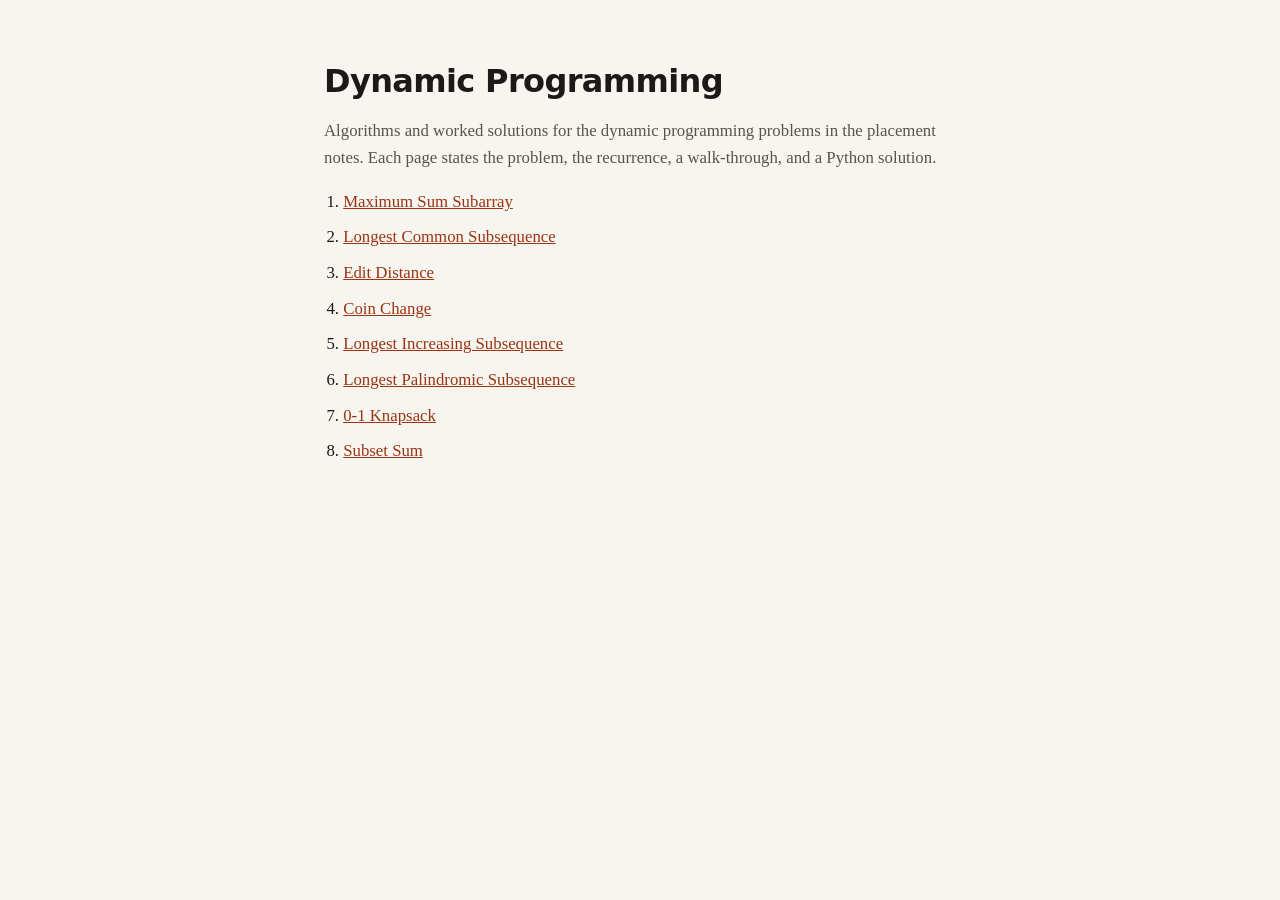
<file: index.html>
<!DOCTYPE html>
<html lang="en">
<head>
  <meta charset="utf-8">
  <meta name="viewport" content="width=device-width, initial-scale=1">
  <title>Dynamic Programming — Placement Preparation</title>
  <link rel="stylesheet" href="styles.css">
</head>
<body>
  <main>
    <h1>Dynamic Programming</h1>
    <p class="lede">Algorithms and worked solutions for the dynamic programming problems in the placement notes. Each page states the problem, the recurrence, a walk-through, and a Python solution.</p>
    <ol class="problems">
      <li><a href="dp/maximum-sum-subarray.html">Maximum Sum Subarray</a></li>
      <li><a href="dp/longest-common-subsequence.html">Longest Common Subsequence</a></li>
      <li><a href="dp/edit-distance.html">Edit Distance</a></li>
      <li><a href="dp/coin-change.html">Coin Change</a></li>
      <li><a href="dp/longest-increasing-subsequence.html">Longest Increasing Subsequence</a></li>
      <li><a href="dp/longest-palindromic-subsequence.html">Longest Palindromic Subsequence</a></li>
      <li><a href="dp/knapsack.html">0-1 Knapsack</a></li>
      <li><a href="dp/subset-sum.html">Subset Sum</a></li>
    </ol>
  </main>
</body>
</html>
</file>
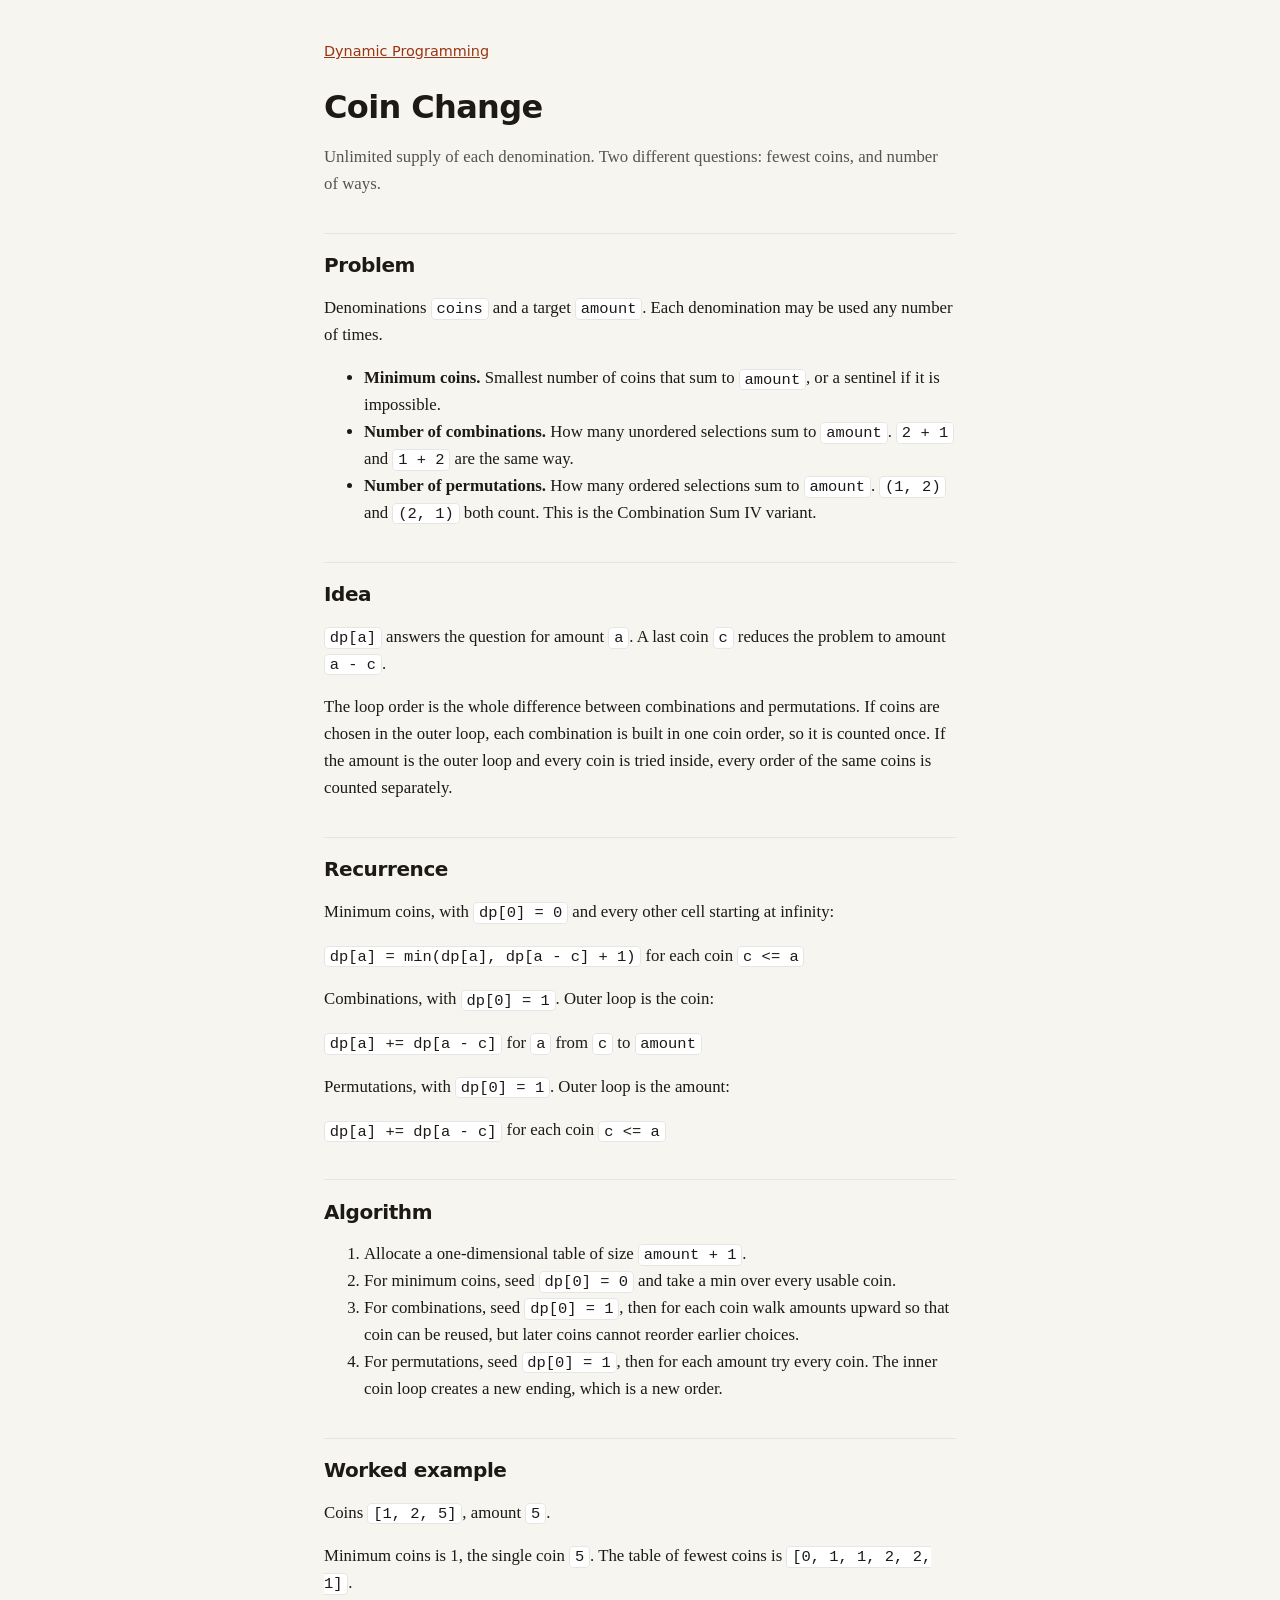
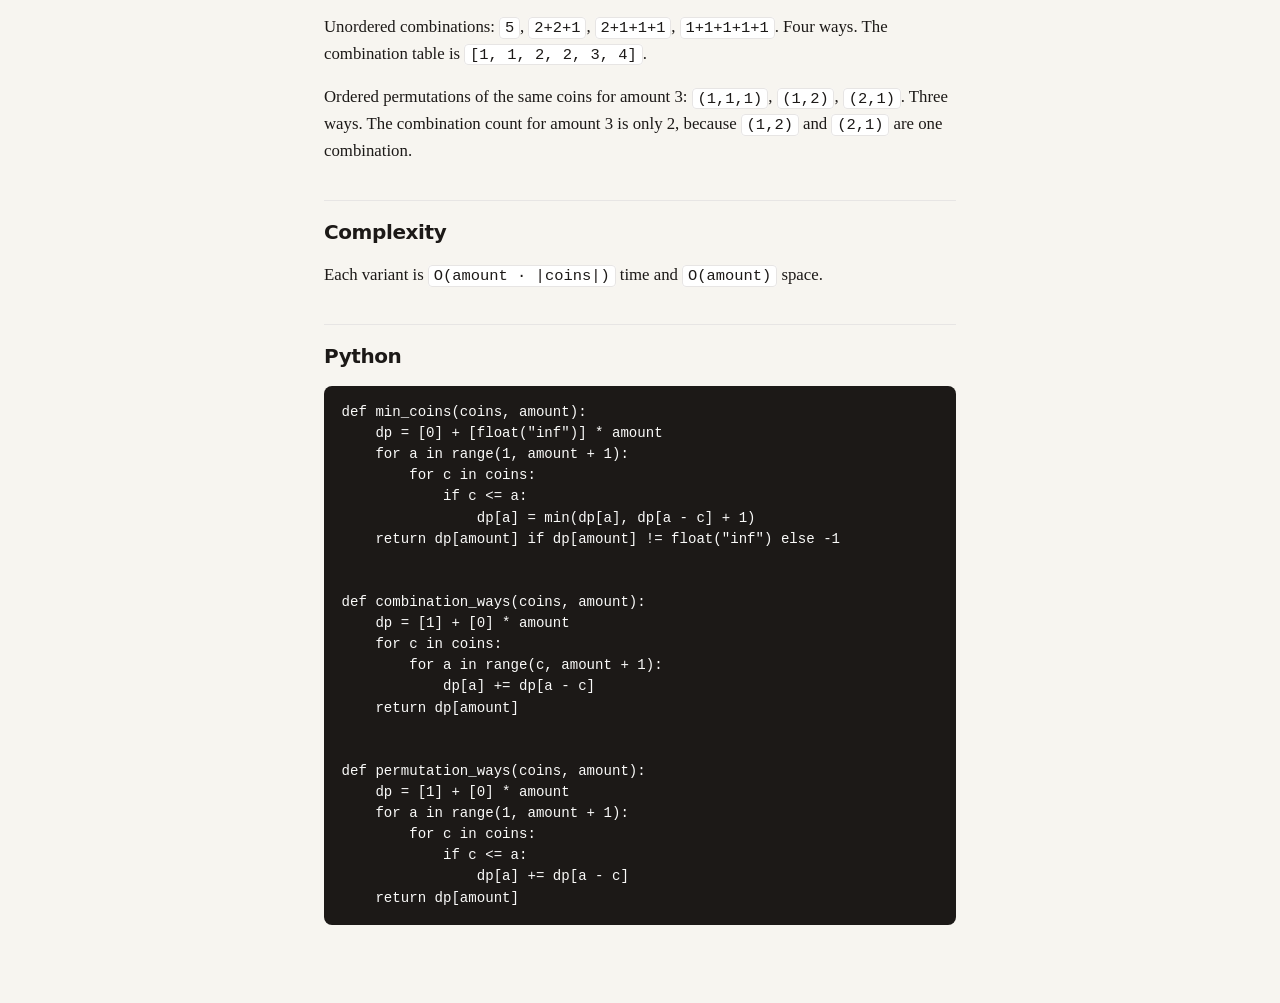
<file: dp/coin-change.html>
<!DOCTYPE html>
<html lang="en">
<head>
  <meta charset="utf-8">
  <meta name="viewport" content="width=device-width, initial-scale=1">
  <title>Coin Change</title>
  <link rel="stylesheet" href="../styles.css">
</head>
<body>
  <main>
    <nav class="crumbs"><a href="../index.html">Dynamic Programming</a></nav>
    <h1>Coin Change</h1>
    <p class="lede">Unlimited supply of each denomination. Two different questions: fewest coins, and number of ways.</p>

    <h2>Problem</h2>
    <p>Denominations <code>coins</code> and a target <code>amount</code>. Each denomination may be used any number of times.</p>
    <ul>
      <li><strong>Minimum coins.</strong> Smallest number of coins that sum to <code>amount</code>, or a sentinel if it is impossible.</li>
      <li><strong>Number of combinations.</strong> How many unordered selections sum to <code>amount</code>. <code>2 + 1</code> and <code>1 + 2</code> are the same way.</li>
      <li><strong>Number of permutations.</strong> How many ordered selections sum to <code>amount</code>. <code>(1, 2)</code> and <code>(2, 1)</code> both count. This is the Combination Sum IV variant.</li>
    </ul>

    <h2>Idea</h2>
    <p><code>dp[a]</code> answers the question for amount <code>a</code>. A last coin <code>c</code> reduces the problem to amount <code>a - c</code>.</p>
    <p>The loop order is the whole difference between combinations and permutations. If coins are chosen in the outer loop, each combination is built in one coin order, so it is counted once. If the amount is the outer loop and every coin is tried inside, every order of the same coins is counted separately.</p>

    <h2>Recurrence</h2>
    <p>Minimum coins, with <code>dp[0] = 0</code> and every other cell starting at infinity:</p>
    <p><code>dp[a] = min(dp[a], dp[a - c] + 1)</code> for each coin <code>c &lt;= a</code></p>
    <p>Combinations, with <code>dp[0] = 1</code>. Outer loop is the coin:</p>
    <p><code>dp[a] += dp[a - c]</code> for <code>a</code> from <code>c</code> to <code>amount</code></p>
    <p>Permutations, with <code>dp[0] = 1</code>. Outer loop is the amount:</p>
    <p><code>dp[a] += dp[a - c]</code> for each coin <code>c &lt;= a</code></p>

    <h2>Algorithm</h2>
    <ol>
      <li>Allocate a one-dimensional table of size <code>amount + 1</code>.</li>
      <li>For minimum coins, seed <code>dp[0] = 0</code> and take a min over every usable coin.</li>
      <li>For combinations, seed <code>dp[0] = 1</code>, then for each coin walk amounts upward so that coin can be reused, but later coins cannot reorder earlier choices.</li>
      <li>For permutations, seed <code>dp[0] = 1</code>, then for each amount try every coin. The inner coin loop creates a new ending, which is a new order.</li>
    </ol>

    <h2>Worked example</h2>
    <p>Coins <code>[1, 2, 5]</code>, amount <code>5</code>.</p>
    <p>Minimum coins is 1, the single coin <code>5</code>. The table of fewest coins is <code>[0, 1, 1, 2, 2, 1]</code>.</p>
    <p>Unordered combinations: <code>5</code>, <code>2+2+1</code>, <code>2+1+1+1</code>, <code>1+1+1+1+1</code>. Four ways. The combination table is <code>[1, 1, 2, 2, 3, 4]</code>.</p>
    <p>Ordered permutations of the same coins for amount 3: <code>(1,1,1)</code>, <code>(1,2)</code>, <code>(2,1)</code>. Three ways. The combination count for amount 3 is only 2, because <code>(1,2)</code> and <code>(2,1)</code> are one combination.</p>

    <h2>Complexity</h2>
    <p>Each variant is <code>O(amount · |coins|)</code> time and <code>O(amount)</code> space.</p>

    <h2>Python</h2>
    <pre><code>def min_coins(coins, amount):
    dp = [0] + [float("inf")] * amount
    for a in range(1, amount + 1):
        for c in coins:
            if c &lt;= a:
                dp[a] = min(dp[a], dp[a - c] + 1)
    return dp[amount] if dp[amount] != float("inf") else -1


def combination_ways(coins, amount):
    dp = [1] + [0] * amount
    for c in coins:
        for a in range(c, amount + 1):
            dp[a] += dp[a - c]
    return dp[amount]


def permutation_ways(coins, amount):
    dp = [1] + [0] * amount
    for a in range(1, amount + 1):
        for c in coins:
            if c &lt;= a:
                dp[a] += dp[a - c]
    return dp[amount]</code></pre>
  </main>
</body>
</html>
</file>
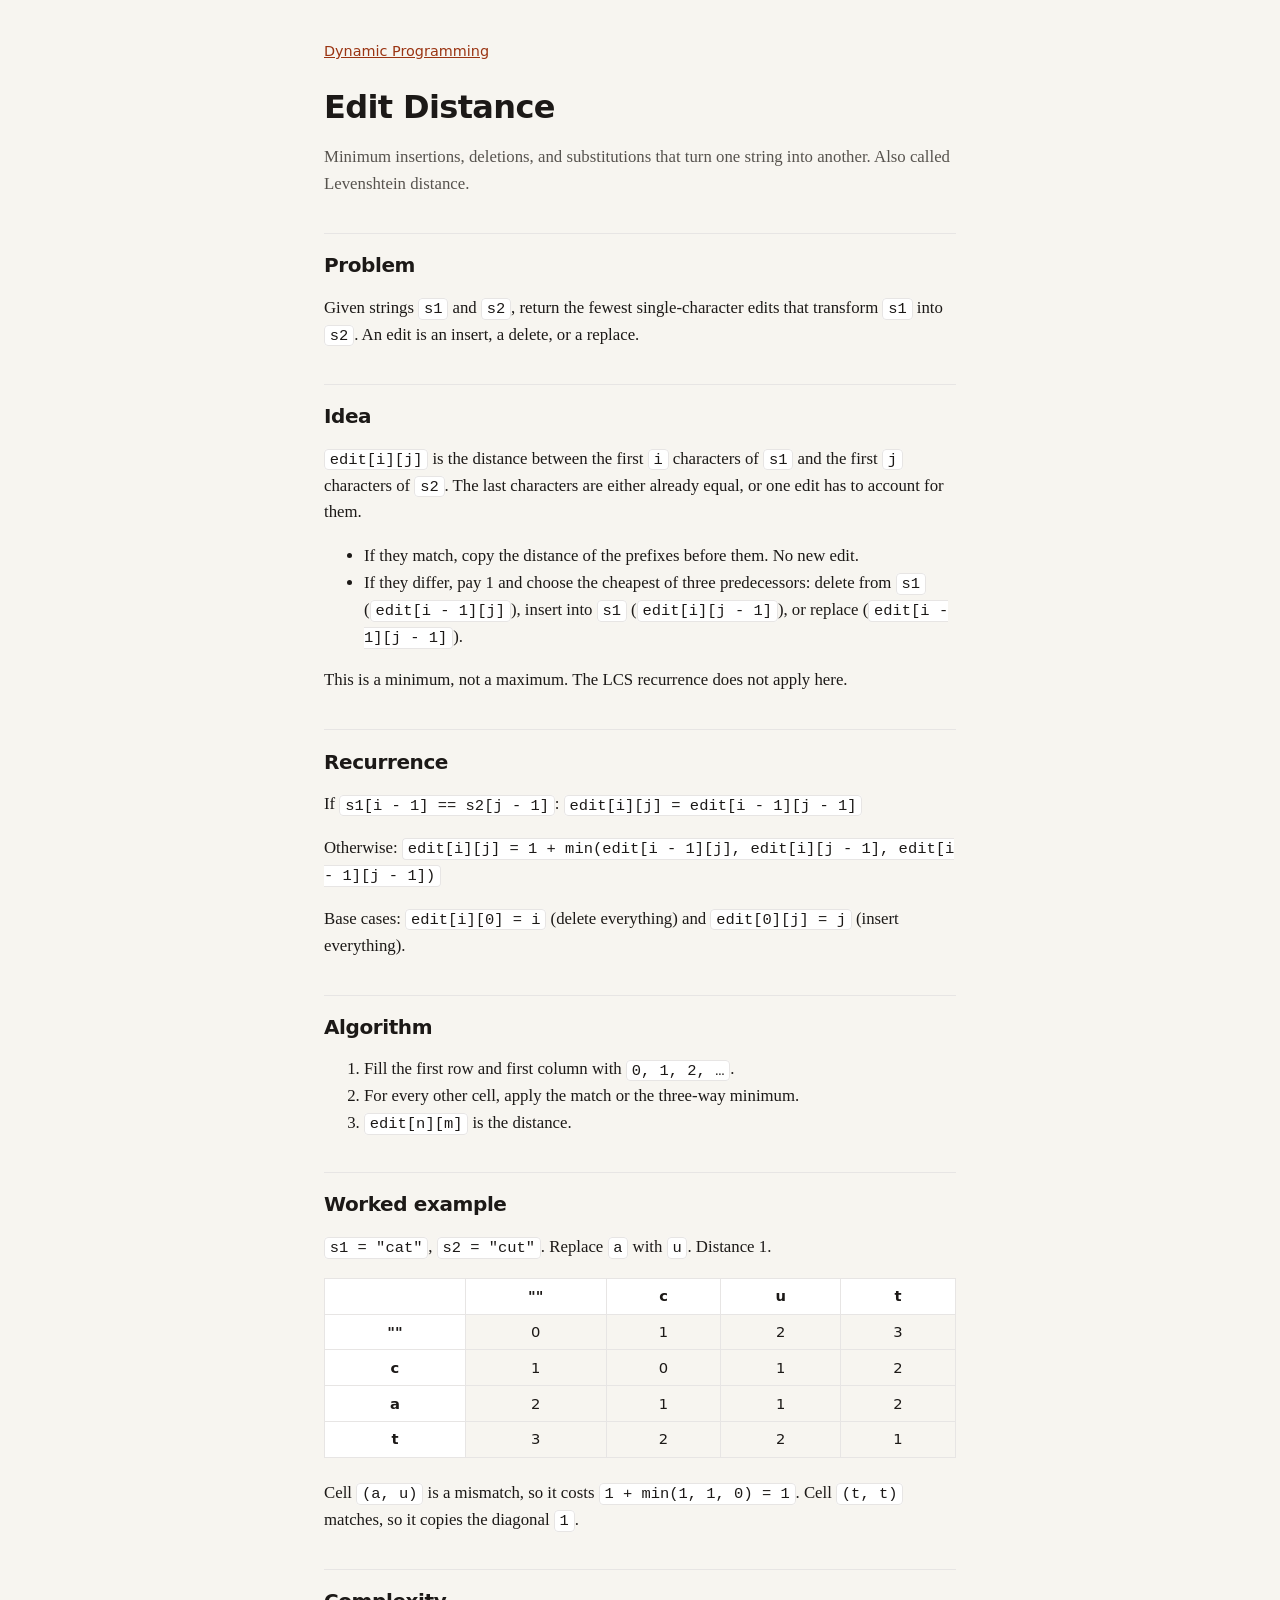
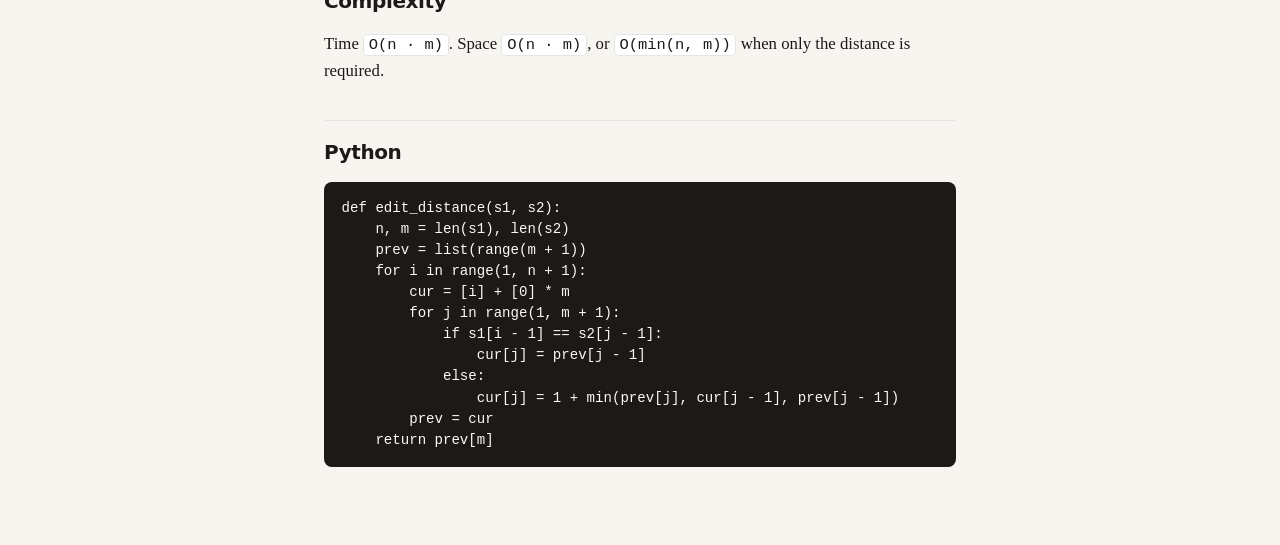
<file: dp/edit-distance.html>
<!DOCTYPE html>
<html lang="en">
<head>
  <meta charset="utf-8">
  <meta name="viewport" content="width=device-width, initial-scale=1">
  <title>Edit Distance</title>
  <link rel="stylesheet" href="../styles.css">
</head>
<body>
  <main>
    <nav class="crumbs"><a href="../index.html">Dynamic Programming</a></nav>
    <h1>Edit Distance</h1>
    <p class="lede">Minimum insertions, deletions, and substitutions that turn one string into another. Also called Levenshtein distance.</p>

    <h2>Problem</h2>
    <p>Given strings <code>s1</code> and <code>s2</code>, return the fewest single-character edits that transform <code>s1</code> into <code>s2</code>. An edit is an insert, a delete, or a replace.</p>

    <h2>Idea</h2>
    <p><code>edit[i][j]</code> is the distance between the first <code>i</code> characters of <code>s1</code> and the first <code>j</code> characters of <code>s2</code>. The last characters are either already equal, or one edit has to account for them.</p>
    <ul>
      <li>If they match, copy the distance of the prefixes before them. No new edit.</li>
      <li>If they differ, pay 1 and choose the cheapest of three predecessors: delete from <code>s1</code> (<code>edit[i - 1][j]</code>), insert into <code>s1</code> (<code>edit[i][j - 1]</code>), or replace (<code>edit[i - 1][j - 1]</code>).</li>
    </ul>
    <p>This is a minimum, not a maximum. The LCS recurrence does not apply here.</p>

    <h2>Recurrence</h2>
    <p>If <code>s1[i - 1] == s2[j - 1]</code>: <code>edit[i][j] = edit[i - 1][j - 1]</code></p>
    <p>Otherwise: <code>edit[i][j] = 1 + min(edit[i - 1][j], edit[i][j - 1], edit[i - 1][j - 1])</code></p>
    <p>Base cases: <code>edit[i][0] = i</code> (delete everything) and <code>edit[0][j] = j</code> (insert everything).</p>

    <h2>Algorithm</h2>
    <ol>
      <li>Fill the first row and first column with <code>0, 1, 2, …</code>.</li>
      <li>For every other cell, apply the match or the three-way minimum.</li>
      <li><code>edit[n][m]</code> is the distance.</li>
    </ol>

    <h2>Worked example</h2>
    <p><code>s1 = "cat"</code>, <code>s2 = "cut"</code>. Replace <code>a</code> with <code>u</code>. Distance 1.</p>
    <table>
      <thead>
        <tr><th></th><th>""</th><th>c</th><th>u</th><th>t</th></tr>
      </thead>
      <tbody>
        <tr><th>""</th><td>0</td><td>1</td><td>2</td><td>3</td></tr>
        <tr><th>c</th><td>1</td><td>0</td><td>1</td><td>2</td></tr>
        <tr><th>a</th><td>2</td><td>1</td><td>1</td><td>2</td></tr>
        <tr><th>t</th><td>3</td><td>2</td><td>2</td><td>1</td></tr>
      </tbody>
    </table>
    <p>Cell <code>(a, u)</code> is a mismatch, so it costs <code>1 + min(1, 1, 0) = 1</code>. Cell <code>(t, t)</code> matches, so it copies the diagonal <code>1</code>.</p>

    <h2>Complexity</h2>
    <p>Time <code>O(n · m)</code>. Space <code>O(n · m)</code>, or <code>O(min(n, m))</code> when only the distance is required.</p>

    <h2>Python</h2>
    <pre><code>def edit_distance(s1, s2):
    n, m = len(s1), len(s2)
    prev = list(range(m + 1))
    for i in range(1, n + 1):
        cur = [i] + [0] * m
        for j in range(1, m + 1):
            if s1[i - 1] == s2[j - 1]:
                cur[j] = prev[j - 1]
            else:
                cur[j] = 1 + min(prev[j], cur[j - 1], prev[j - 1])
        prev = cur
    return prev[m]</code></pre>
  </main>
</body>
</html>
</file>
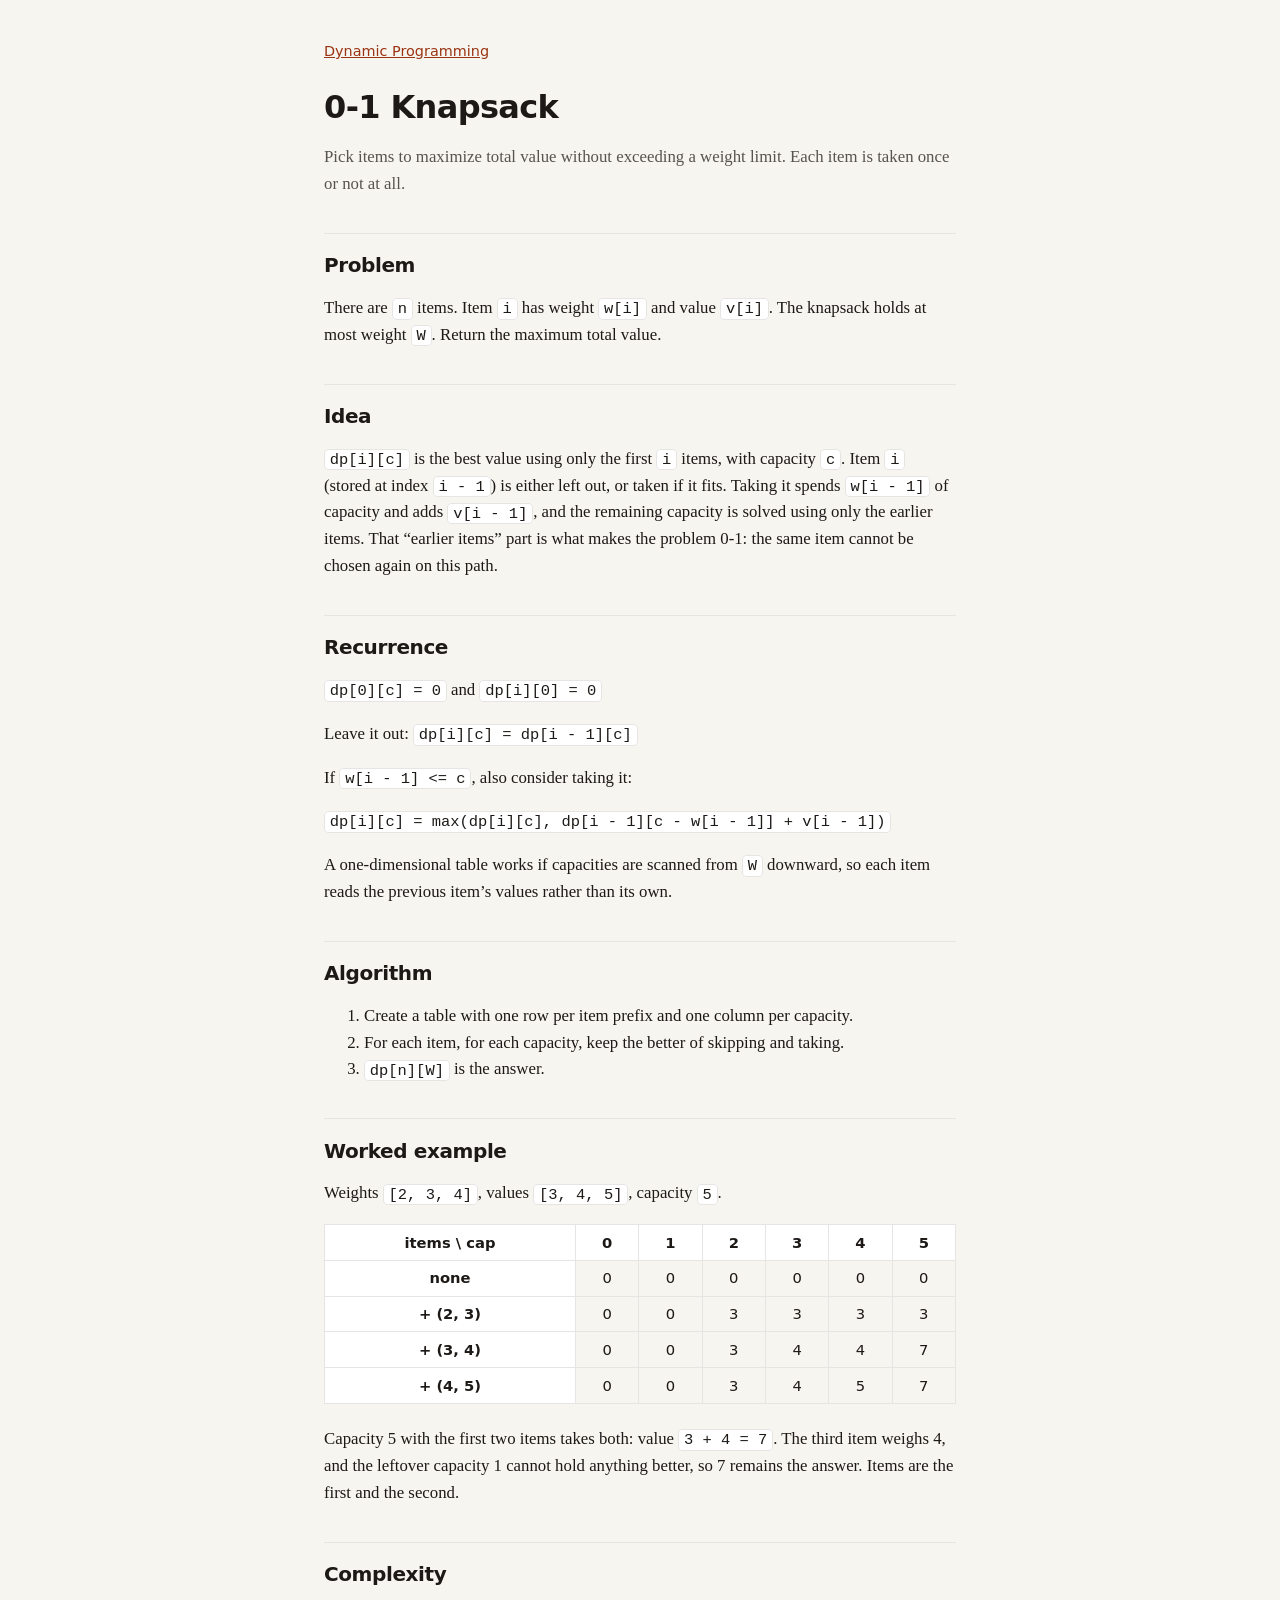
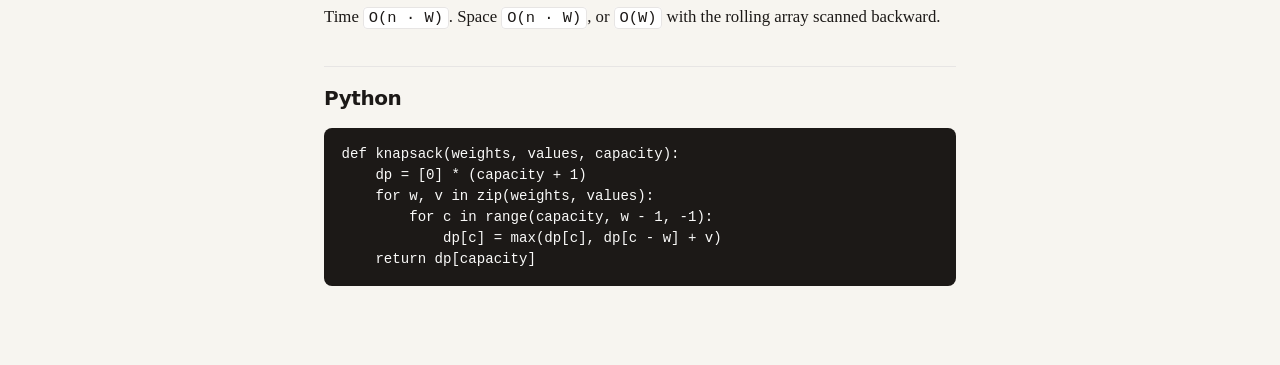
<file: dp/knapsack.html>
<!DOCTYPE html>
<html lang="en">
<head>
  <meta charset="utf-8">
  <meta name="viewport" content="width=device-width, initial-scale=1">
  <title>0-1 Knapsack</title>
  <link rel="stylesheet" href="../styles.css">
</head>
<body>
  <main>
    <nav class="crumbs"><a href="../index.html">Dynamic Programming</a></nav>
    <h1>0-1 Knapsack</h1>
    <p class="lede">Pick items to maximize total value without exceeding a weight limit. Each item is taken once or not at all.</p>

    <h2>Problem</h2>
    <p>There are <code>n</code> items. Item <code>i</code> has weight <code>w[i]</code> and value <code>v[i]</code>. The knapsack holds at most weight <code>W</code>. Return the maximum total value.</p>

    <h2>Idea</h2>
    <p><code>dp[i][c]</code> is the best value using only the first <code>i</code> items, with capacity <code>c</code>. Item <code>i</code> (stored at index <code>i - 1</code>) is either left out, or taken if it fits. Taking it spends <code>w[i - 1]</code> of capacity and adds <code>v[i - 1]</code>, and the remaining capacity is solved using only the earlier items. That “earlier items” part is what makes the problem 0-1: the same item cannot be chosen again on this path.</p>

    <h2>Recurrence</h2>
    <p><code>dp[0][c] = 0</code> and <code>dp[i][0] = 0</code></p>
    <p>Leave it out: <code>dp[i][c] = dp[i - 1][c]</code></p>
    <p>If <code>w[i - 1] &lt;= c</code>, also consider taking it:</p>
    <p><code>dp[i][c] = max(dp[i][c], dp[i - 1][c - w[i - 1]] + v[i - 1])</code></p>
    <p>A one-dimensional table works if capacities are scanned from <code>W</code> downward, so each item reads the previous item’s values rather than its own.</p>

    <h2>Algorithm</h2>
    <ol>
      <li>Create a table with one row per item prefix and one column per capacity.</li>
      <li>For each item, for each capacity, keep the better of skipping and taking.</li>
      <li><code>dp[n][W]</code> is the answer.</li>
    </ol>

    <h2>Worked example</h2>
    <p>Weights <code>[2, 3, 4]</code>, values <code>[3, 4, 5]</code>, capacity <code>5</code>.</p>
    <table>
      <thead>
        <tr><th>items \ cap</th><th>0</th><th>1</th><th>2</th><th>3</th><th>4</th><th>5</th></tr>
      </thead>
      <tbody>
        <tr><th>none</th><td>0</td><td>0</td><td>0</td><td>0</td><td>0</td><td>0</td></tr>
        <tr><th>+ (2, 3)</th><td>0</td><td>0</td><td>3</td><td>3</td><td>3</td><td>3</td></tr>
        <tr><th>+ (3, 4)</th><td>0</td><td>0</td><td>3</td><td>4</td><td>4</td><td>7</td></tr>
        <tr><th>+ (4, 5)</th><td>0</td><td>0</td><td>3</td><td>4</td><td>5</td><td>7</td></tr>
      </tbody>
    </table>
    <p>Capacity 5 with the first two items takes both: value <code>3 + 4 = 7</code>. The third item weighs 4, and the leftover capacity 1 cannot hold anything better, so 7 remains the answer. Items are the first and the second.</p>

    <h2>Complexity</h2>
    <p>Time <code>O(n · W)</code>. Space <code>O(n · W)</code>, or <code>O(W)</code> with the rolling array scanned backward.</p>

    <h2>Python</h2>
    <pre><code>def knapsack(weights, values, capacity):
    dp = [0] * (capacity + 1)
    for w, v in zip(weights, values):
        for c in range(capacity, w - 1, -1):
            dp[c] = max(dp[c], dp[c - w] + v)
    return dp[capacity]</code></pre>
  </main>
</body>
</html>
</file>
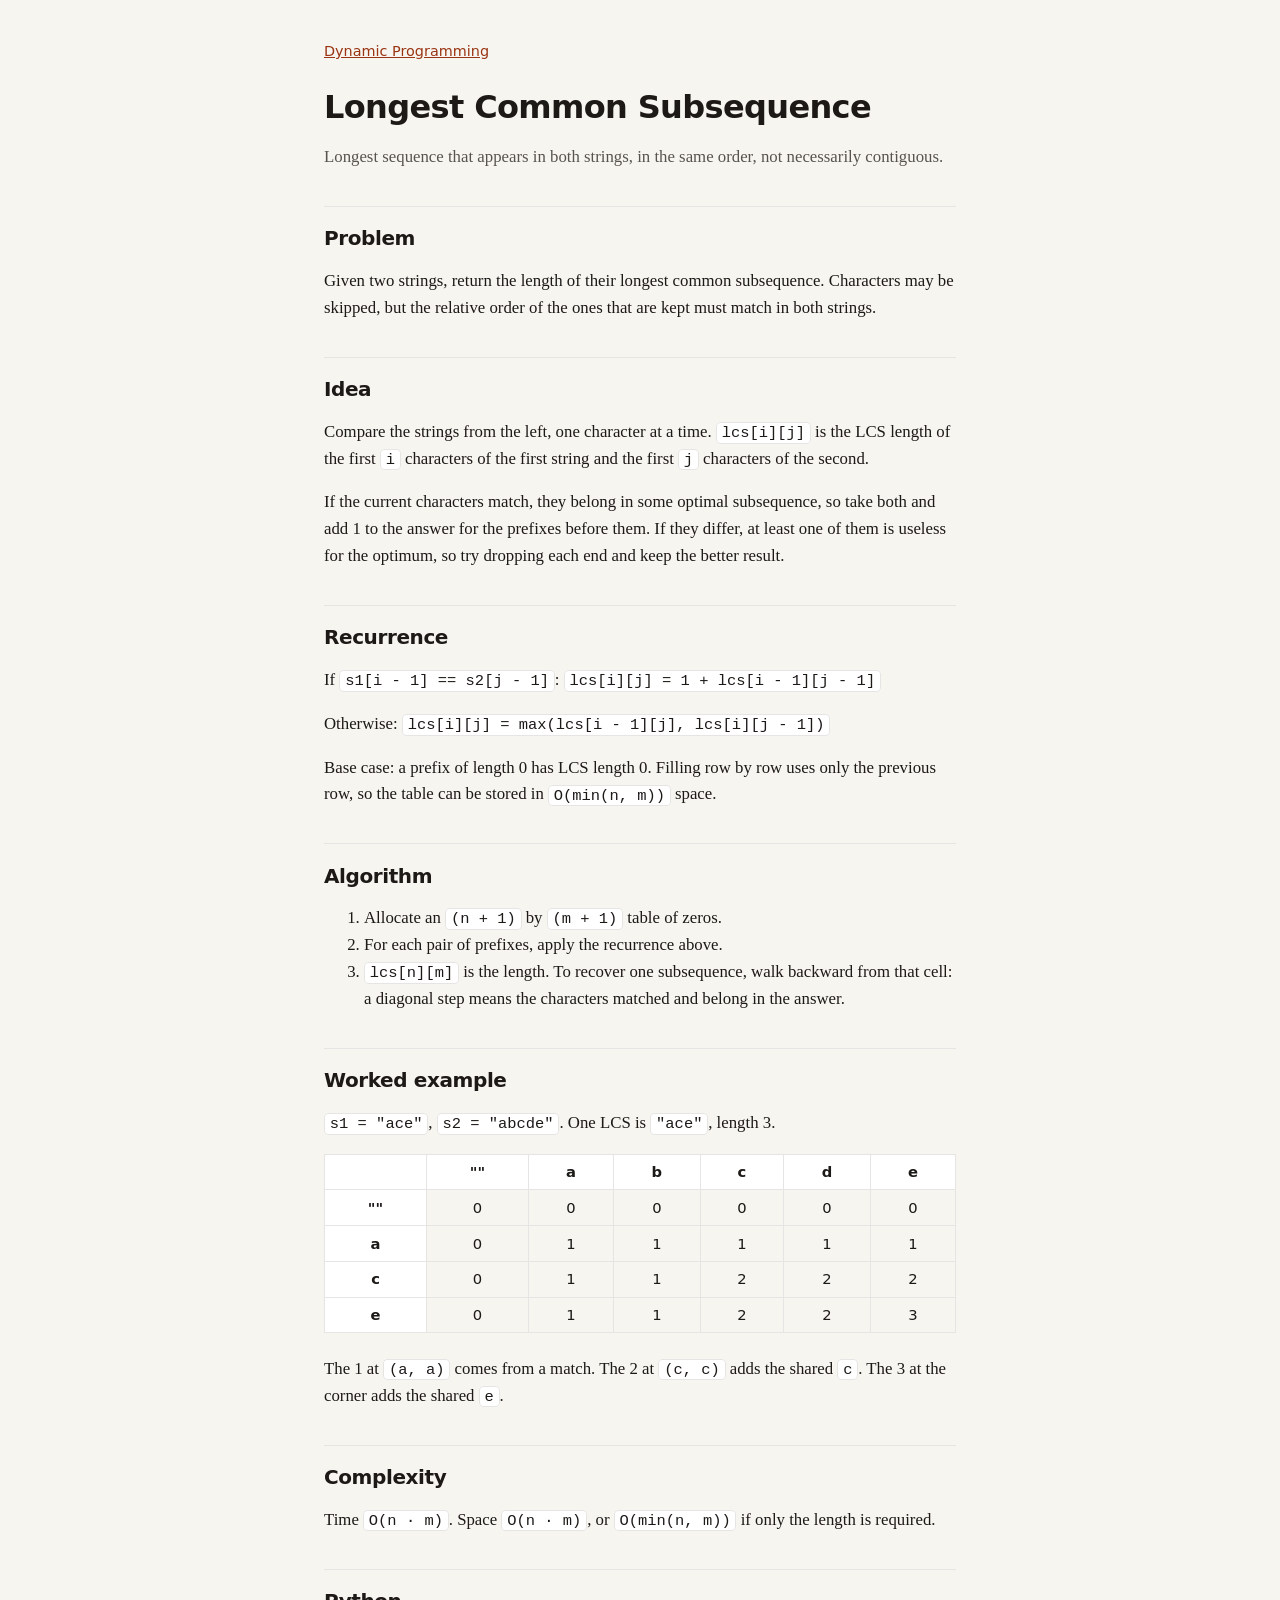
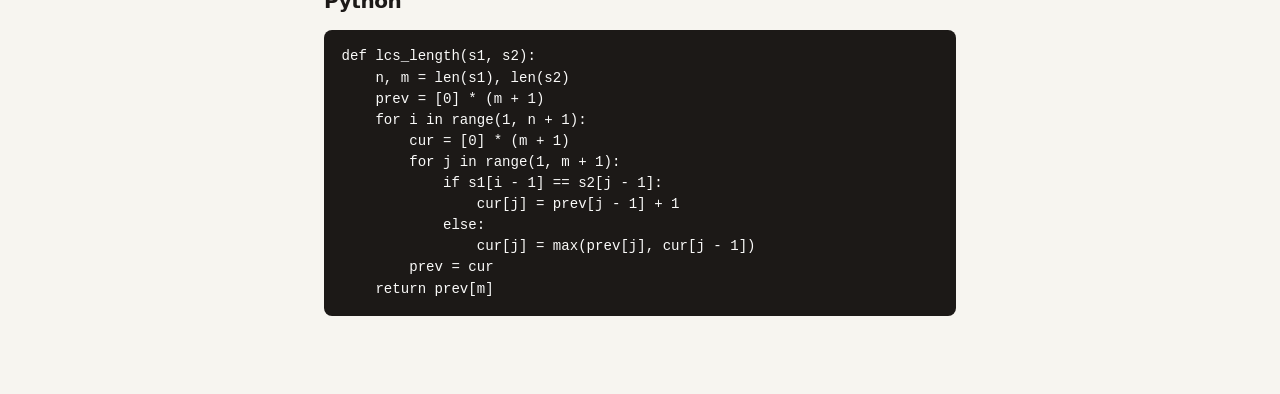
<file: dp/longest-common-subsequence.html>
<!DOCTYPE html>
<html lang="en">
<head>
  <meta charset="utf-8">
  <meta name="viewport" content="width=device-width, initial-scale=1">
  <title>Longest Common Subsequence</title>
  <link rel="stylesheet" href="../styles.css">
</head>
<body>
  <main>
    <nav class="crumbs"><a href="../index.html">Dynamic Programming</a></nav>
    <h1>Longest Common Subsequence</h1>
    <p class="lede">Longest sequence that appears in both strings, in the same order, not necessarily contiguous.</p>

    <h2>Problem</h2>
    <p>Given two strings, return the length of their longest common subsequence. Characters may be skipped, but the relative order of the ones that are kept must match in both strings.</p>

    <h2>Idea</h2>
    <p>Compare the strings from the left, one character at a time. <code>lcs[i][j]</code> is the LCS length of the first <code>i</code> characters of the first string and the first <code>j</code> characters of the second.</p>
    <p>If the current characters match, they belong in some optimal subsequence, so take both and add 1 to the answer for the prefixes before them. If they differ, at least one of them is useless for the optimum, so try dropping each end and keep the better result.</p>

    <h2>Recurrence</h2>
    <p>If <code>s1[i - 1] == s2[j - 1]</code>: <code>lcs[i][j] = 1 + lcs[i - 1][j - 1]</code></p>
    <p>Otherwise: <code>lcs[i][j] = max(lcs[i - 1][j], lcs[i][j - 1])</code></p>
    <p>Base case: a prefix of length 0 has LCS length 0. Filling row by row uses only the previous row, so the table can be stored in <code>O(min(n, m))</code> space.</p>

    <h2>Algorithm</h2>
    <ol>
      <li>Allocate an <code>(n + 1)</code> by <code>(m + 1)</code> table of zeros.</li>
      <li>For each pair of prefixes, apply the recurrence above.</li>
      <li><code>lcs[n][m]</code> is the length. To recover one subsequence, walk backward from that cell: a diagonal step means the characters matched and belong in the answer.</li>
    </ol>

    <h2>Worked example</h2>
    <p><code>s1 = "ace"</code>, <code>s2 = "abcde"</code>. One LCS is <code>"ace"</code>, length 3.</p>
    <table>
      <thead>
        <tr><th></th><th>""</th><th>a</th><th>b</th><th>c</th><th>d</th><th>e</th></tr>
      </thead>
      <tbody>
        <tr><th>""</th><td>0</td><td>0</td><td>0</td><td>0</td><td>0</td><td>0</td></tr>
        <tr><th>a</th><td>0</td><td>1</td><td>1</td><td>1</td><td>1</td><td>1</td></tr>
        <tr><th>c</th><td>0</td><td>1</td><td>1</td><td>2</td><td>2</td><td>2</td></tr>
        <tr><th>e</th><td>0</td><td>1</td><td>1</td><td>2</td><td>2</td><td>3</td></tr>
      </tbody>
    </table>
    <p>The 1 at <code>(a, a)</code> comes from a match. The 2 at <code>(c, c)</code> adds the shared <code>c</code>. The 3 at the corner adds the shared <code>e</code>.</p>

    <h2>Complexity</h2>
    <p>Time <code>O(n · m)</code>. Space <code>O(n · m)</code>, or <code>O(min(n, m))</code> if only the length is required.</p>

    <h2>Python</h2>
    <pre><code>def lcs_length(s1, s2):
    n, m = len(s1), len(s2)
    prev = [0] * (m + 1)
    for i in range(1, n + 1):
        cur = [0] * (m + 1)
        for j in range(1, m + 1):
            if s1[i - 1] == s2[j - 1]:
                cur[j] = prev[j - 1] + 1
            else:
                cur[j] = max(prev[j], cur[j - 1])
        prev = cur
    return prev[m]</code></pre>
  </main>
</body>
</html>
</file>
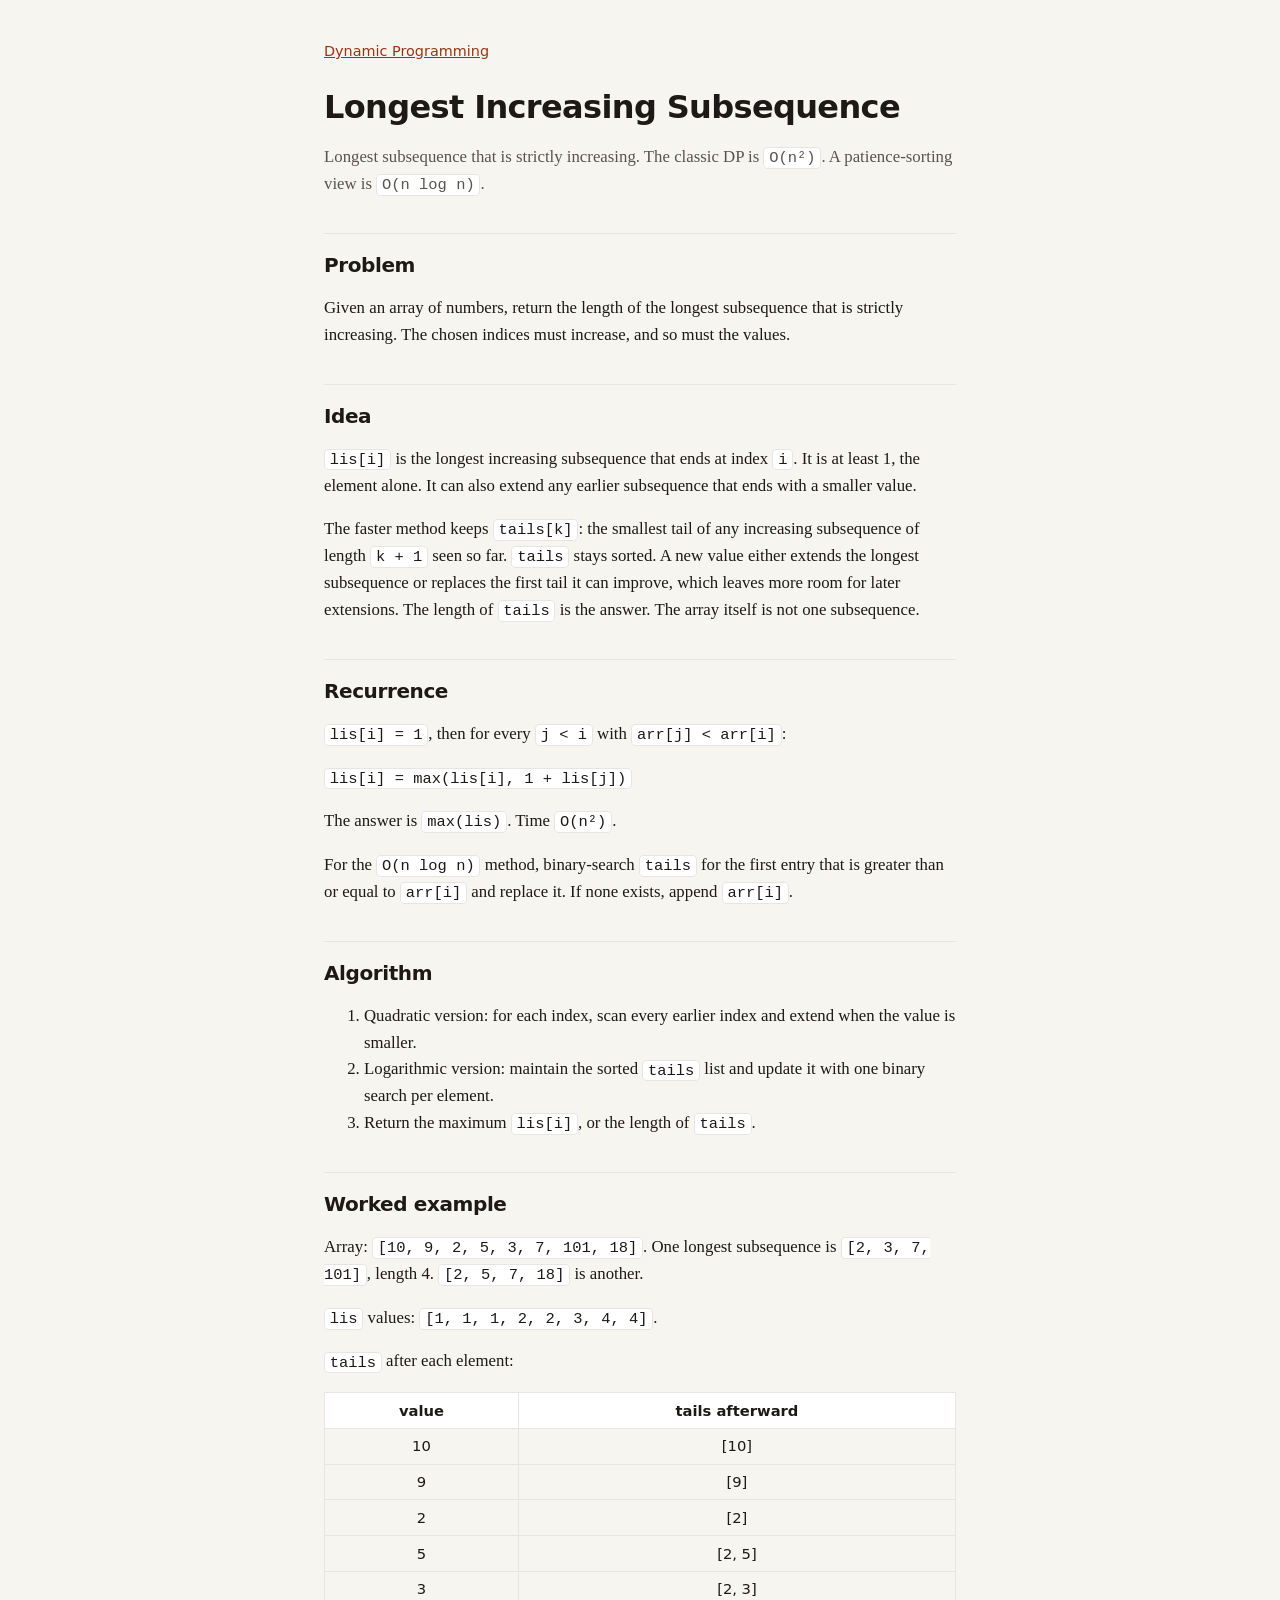
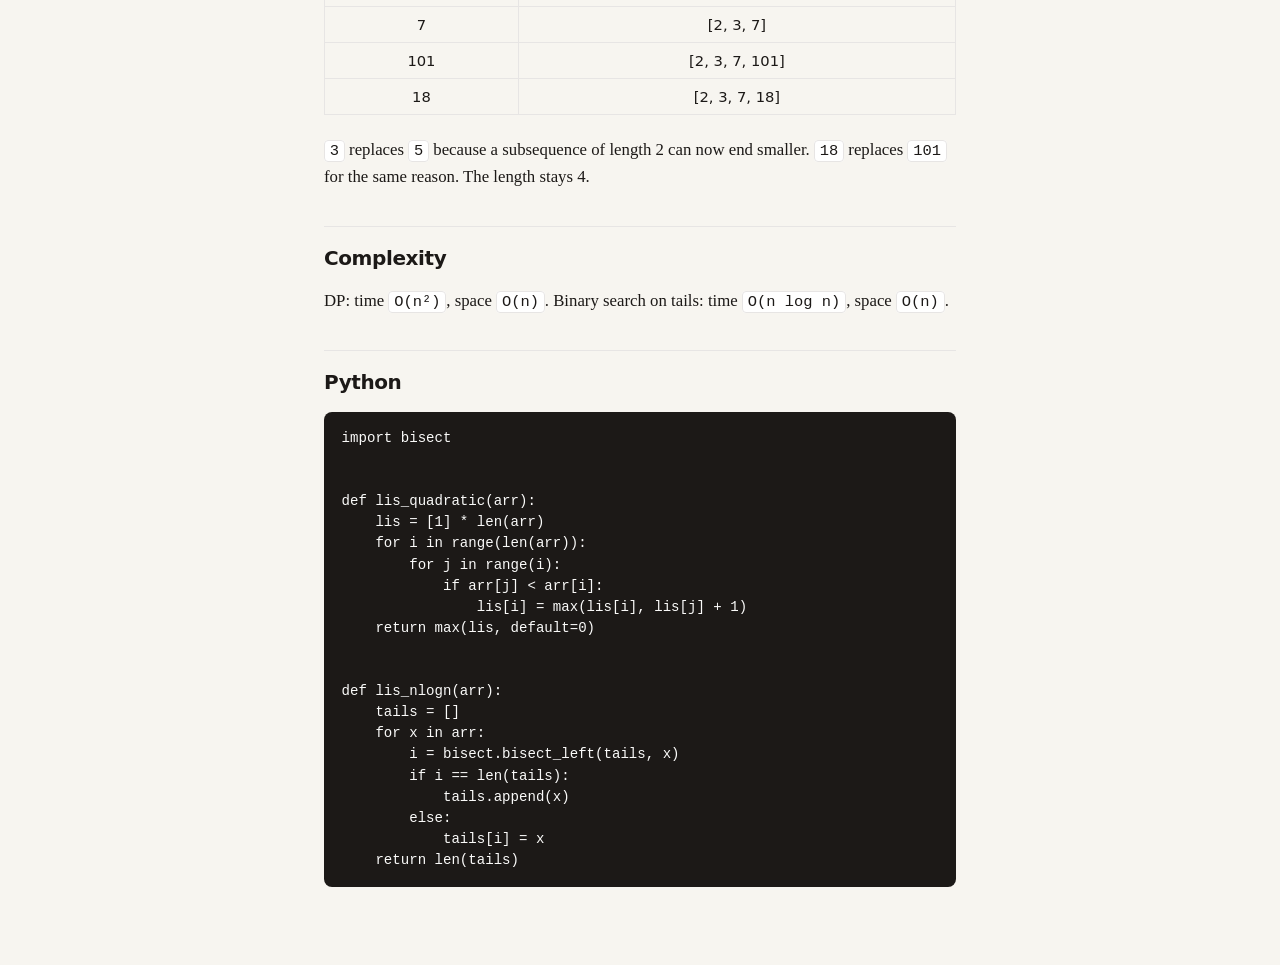
<file: dp/longest-increasing-subsequence.html>
<!DOCTYPE html>
<html lang="en">
<head>
  <meta charset="utf-8">
  <meta name="viewport" content="width=device-width, initial-scale=1">
  <title>Longest Increasing Subsequence</title>
  <link rel="stylesheet" href="../styles.css">
</head>
<body>
  <main>
    <nav class="crumbs"><a href="../index.html">Dynamic Programming</a></nav>
    <h1>Longest Increasing Subsequence</h1>
    <p class="lede">Longest subsequence that is strictly increasing. The classic DP is <code>O(n²)</code>. A patience-sorting view is <code>O(n log n)</code>.</p>

    <h2>Problem</h2>
    <p>Given an array of numbers, return the length of the longest subsequence that is strictly increasing. The chosen indices must increase, and so must the values.</p>

    <h2>Idea</h2>
    <p><code>lis[i]</code> is the longest increasing subsequence that ends at index <code>i</code>. It is at least 1, the element alone. It can also extend any earlier subsequence that ends with a smaller value.</p>
    <p>The faster method keeps <code>tails[k]</code>: the smallest tail of any increasing subsequence of length <code>k + 1</code> seen so far. <code>tails</code> stays sorted. A new value either extends the longest subsequence or replaces the first tail it can improve, which leaves more room for later extensions. The length of <code>tails</code> is the answer. The array itself is not one subsequence.</p>

    <h2>Recurrence</h2>
    <p><code>lis[i] = 1</code>, then for every <code>j &lt; i</code> with <code>arr[j] &lt; arr[i]</code>:</p>
    <p><code>lis[i] = max(lis[i], 1 + lis[j])</code></p>
    <p>The answer is <code>max(lis)</code>. Time <code>O(n²)</code>.</p>
    <p>For the <code>O(n log n)</code> method, binary-search <code>tails</code> for the first entry that is greater than or equal to <code>arr[i]</code> and replace it. If none exists, append <code>arr[i]</code>.</p>

    <h2>Algorithm</h2>
    <ol>
      <li>Quadratic version: for each index, scan every earlier index and extend when the value is smaller.</li>
      <li>Logarithmic version: maintain the sorted <code>tails</code> list and update it with one binary search per element.</li>
      <li>Return the maximum <code>lis[i]</code>, or the length of <code>tails</code>.</li>
    </ol>

    <h2>Worked example</h2>
    <p>Array: <code>[10, 9, 2, 5, 3, 7, 101, 18]</code>. One longest subsequence is <code>[2, 3, 7, 101]</code>, length 4. <code>[2, 5, 7, 18]</code> is another.</p>
    <p><code>lis</code> values: <code>[1, 1, 1, 2, 2, 3, 4, 4]</code>.</p>
    <p><code>tails</code> after each element:</p>
    <table>
      <thead>
        <tr><th>value</th><th>tails afterward</th></tr>
      </thead>
      <tbody>
        <tr><td>10</td><td>[10]</td></tr>
        <tr><td>9</td><td>[9]</td></tr>
        <tr><td>2</td><td>[2]</td></tr>
        <tr><td>5</td><td>[2, 5]</td></tr>
        <tr><td>3</td><td>[2, 3]</td></tr>
        <tr><td>7</td><td>[2, 3, 7]</td></tr>
        <tr><td>101</td><td>[2, 3, 7, 101]</td></tr>
        <tr><td>18</td><td>[2, 3, 7, 18]</td></tr>
      </tbody>
    </table>
    <p><code>3</code> replaces <code>5</code> because a subsequence of length 2 can now end smaller. <code>18</code> replaces <code>101</code> for the same reason. The length stays 4.</p>

    <h2>Complexity</h2>
    <p>DP: time <code>O(n²)</code>, space <code>O(n)</code>. Binary search on tails: time <code>O(n log n)</code>, space <code>O(n)</code>.</p>

    <h2>Python</h2>
    <pre><code>import bisect


def lis_quadratic(arr):
    lis = [1] * len(arr)
    for i in range(len(arr)):
        for j in range(i):
            if arr[j] &lt; arr[i]:
                lis[i] = max(lis[i], lis[j] + 1)
    return max(lis, default=0)


def lis_nlogn(arr):
    tails = []
    for x in arr:
        i = bisect.bisect_left(tails, x)
        if i == len(tails):
            tails.append(x)
        else:
            tails[i] = x
    return len(tails)</code></pre>
  </main>
</body>
</html>
</file>
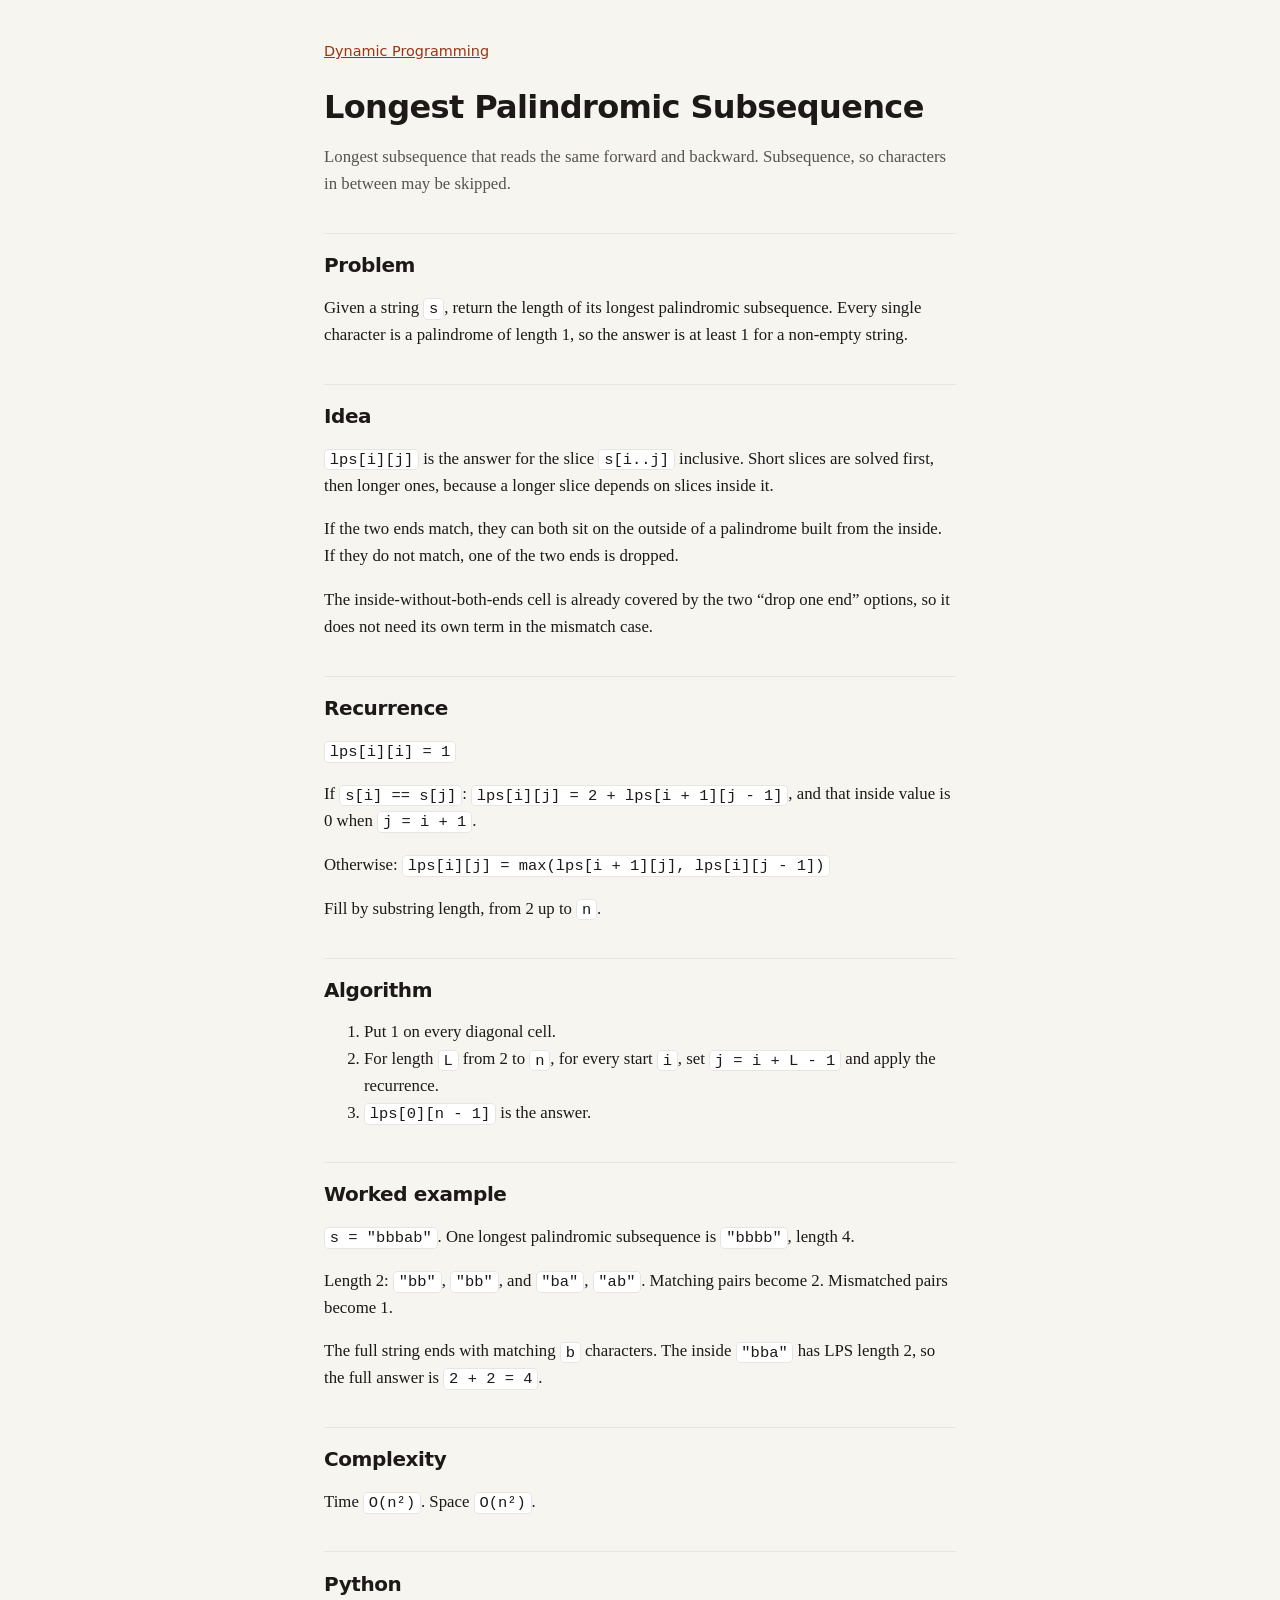
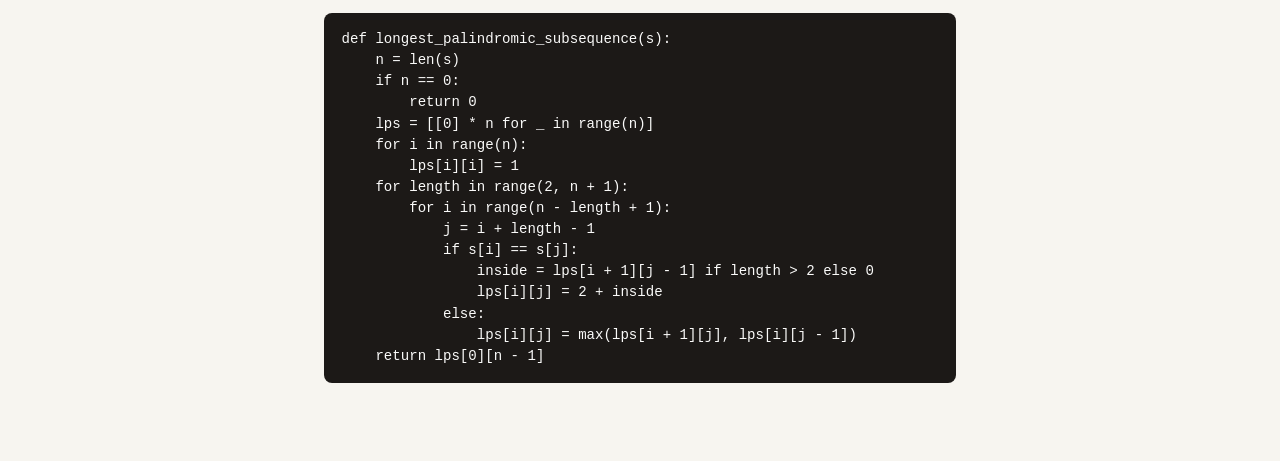
<file: dp/longest-palindromic-subsequence.html>
<!DOCTYPE html>
<html lang="en">
<head>
  <meta charset="utf-8">
  <meta name="viewport" content="width=device-width, initial-scale=1">
  <title>Longest Palindromic Subsequence</title>
  <link rel="stylesheet" href="../styles.css">
</head>
<body>
  <main>
    <nav class="crumbs"><a href="../index.html">Dynamic Programming</a></nav>
    <h1>Longest Palindromic Subsequence</h1>
    <p class="lede">Longest subsequence that reads the same forward and backward. Subsequence, so characters in between may be skipped.</p>

    <h2>Problem</h2>
    <p>Given a string <code>s</code>, return the length of its longest palindromic subsequence. Every single character is a palindrome of length 1, so the answer is at least 1 for a non-empty string.</p>

    <h2>Idea</h2>
    <p><code>lps[i][j]</code> is the answer for the slice <code>s[i..j]</code> inclusive. Short slices are solved first, then longer ones, because a longer slice depends on slices inside it.</p>
    <p>If the two ends match, they can both sit on the outside of a palindrome built from the inside. If they do not match, one of the two ends is dropped.</p>
    <p>The inside-without-both-ends cell is already covered by the two “drop one end” options, so it does not need its own term in the mismatch case.</p>

    <h2>Recurrence</h2>
    <p><code>lps[i][i] = 1</code></p>
    <p>If <code>s[i] == s[j]</code>: <code>lps[i][j] = 2 + lps[i + 1][j - 1]</code>, and that inside value is 0 when <code>j = i + 1</code>.</p>
    <p>Otherwise: <code>lps[i][j] = max(lps[i + 1][j], lps[i][j - 1])</code></p>
    <p>Fill by substring length, from 2 up to <code>n</code>.</p>

    <h2>Algorithm</h2>
    <ol>
      <li>Put 1 on every diagonal cell.</li>
      <li>For length <code>L</code> from 2 to <code>n</code>, for every start <code>i</code>, set <code>j = i + L - 1</code> and apply the recurrence.</li>
      <li><code>lps[0][n - 1]</code> is the answer.</li>
    </ol>

    <h2>Worked example</h2>
    <p><code>s = "bbbab"</code>. One longest palindromic subsequence is <code>"bbbb"</code>, length 4.</p>
    <p>Length 2: <code>"bb"</code>, <code>"bb"</code>, and <code>"ba"</code>, <code>"ab"</code>. Matching pairs become 2. Mismatched pairs become 1.</p>
    <p>The full string ends with matching <code>b</code> characters. The inside <code>"bba"</code> has LPS length 2, so the full answer is <code>2 + 2 = 4</code>.</p>

    <h2>Complexity</h2>
    <p>Time <code>O(n²)</code>. Space <code>O(n²)</code>.</p>

    <h2>Python</h2>
    <pre><code>def longest_palindromic_subsequence(s):
    n = len(s)
    if n == 0:
        return 0
    lps = [[0] * n for _ in range(n)]
    for i in range(n):
        lps[i][i] = 1
    for length in range(2, n + 1):
        for i in range(n - length + 1):
            j = i + length - 1
            if s[i] == s[j]:
                inside = lps[i + 1][j - 1] if length &gt; 2 else 0
                lps[i][j] = 2 + inside
            else:
                lps[i][j] = max(lps[i + 1][j], lps[i][j - 1])
    return lps[0][n - 1]</code></pre>
  </main>
</body>
</html>
</file>
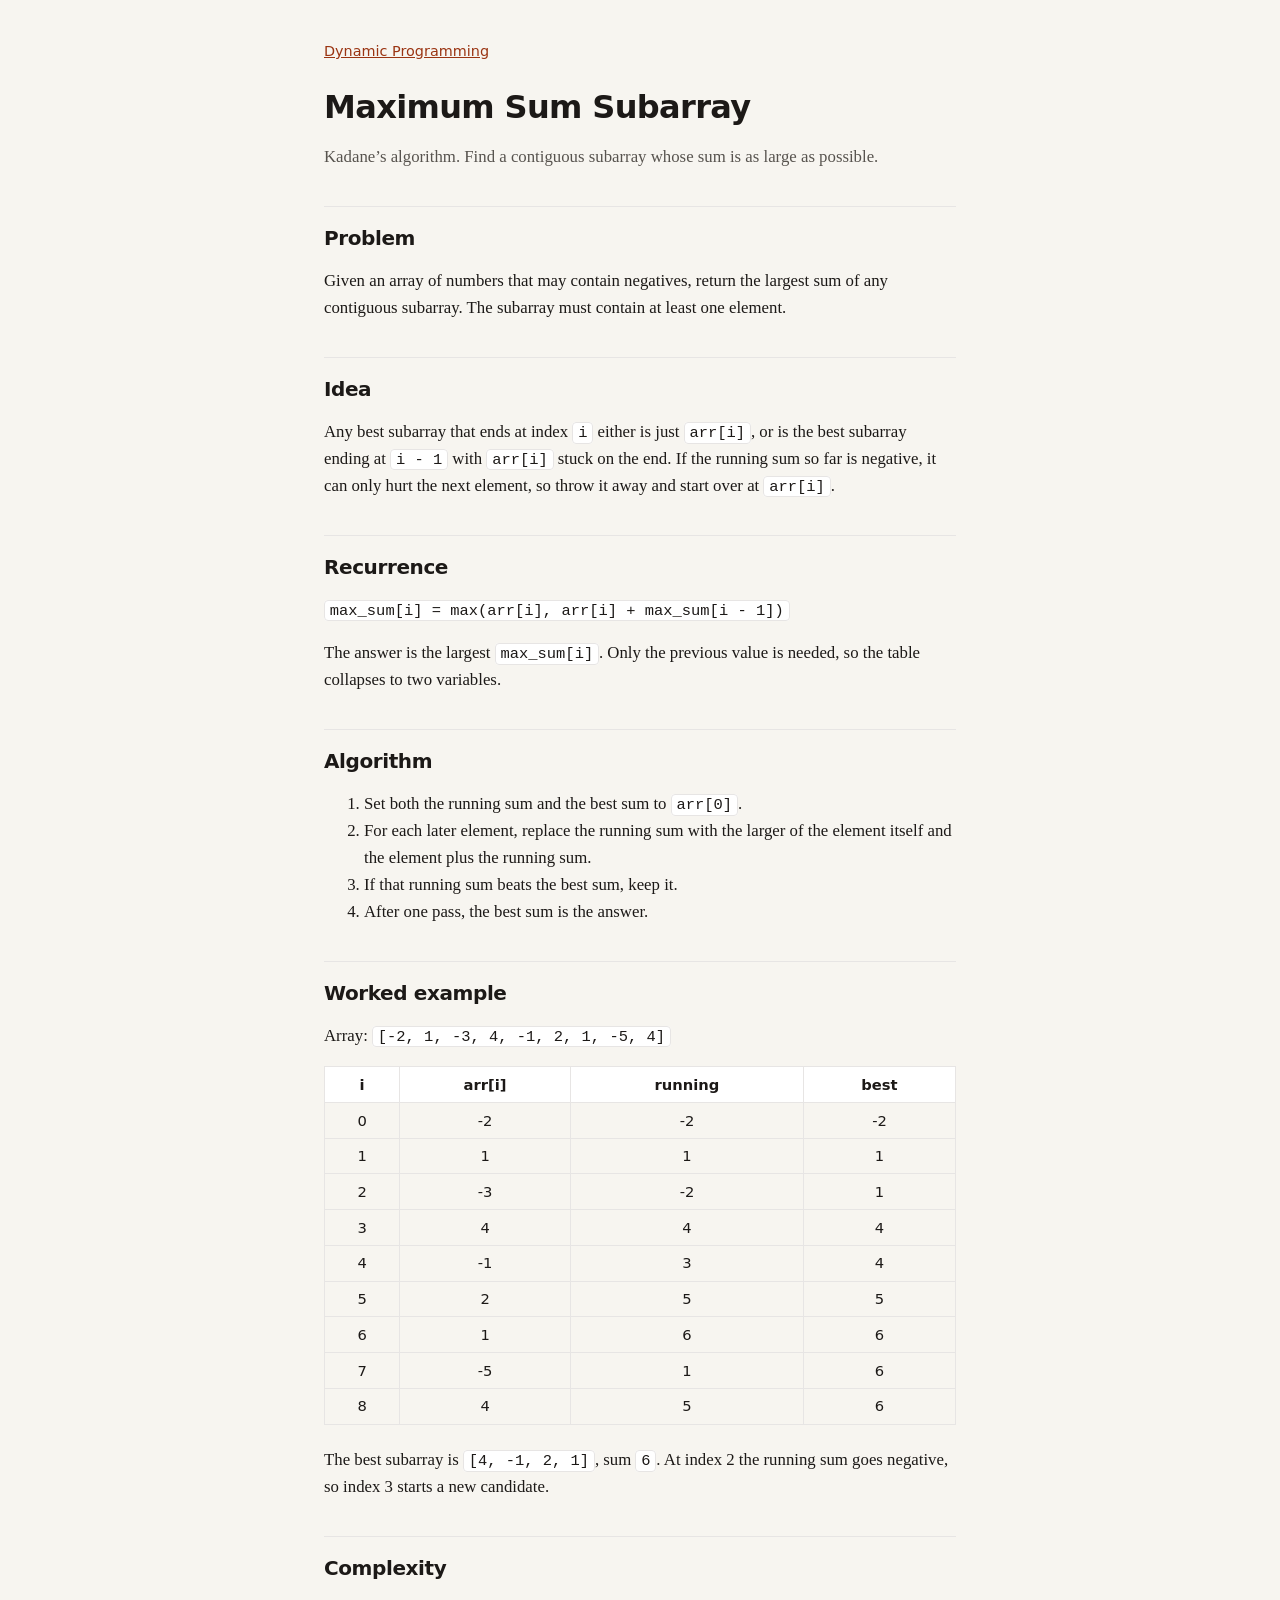
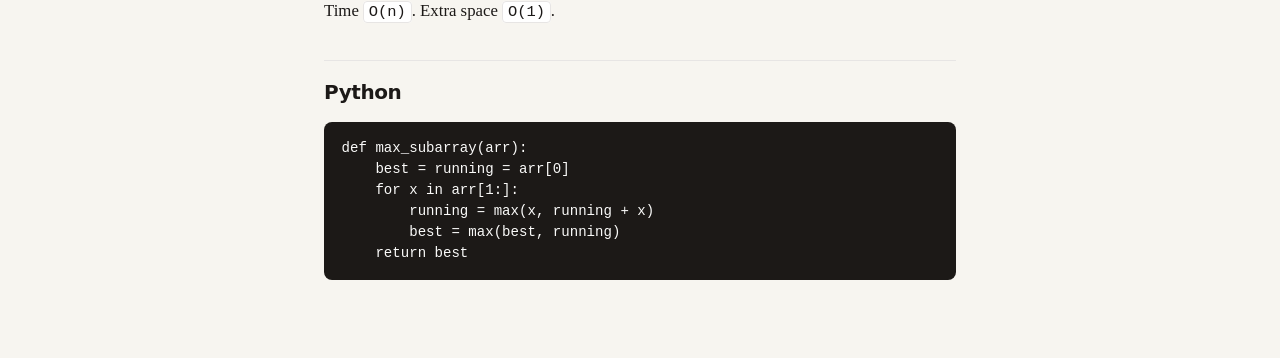
<file: dp/maximum-sum-subarray.html>
<!DOCTYPE html>
<html lang="en">
<head>
  <meta charset="utf-8">
  <meta name="viewport" content="width=device-width, initial-scale=1">
  <title>Maximum Sum Subarray</title>
  <link rel="stylesheet" href="../styles.css">
</head>
<body>
  <main>
    <nav class="crumbs"><a href="../index.html">Dynamic Programming</a></nav>
    <h1>Maximum Sum Subarray</h1>
    <p class="lede">Kadane’s algorithm. Find a contiguous subarray whose sum is as large as possible.</p>

    <h2>Problem</h2>
    <p>Given an array of numbers that may contain negatives, return the largest sum of any contiguous subarray. The subarray must contain at least one element.</p>

    <h2>Idea</h2>
    <p>Any best subarray that ends at index <code>i</code> either is just <code>arr[i]</code>, or is the best subarray ending at <code>i - 1</code> with <code>arr[i]</code> stuck on the end. If the running sum so far is negative, it can only hurt the next element, so throw it away and start over at <code>arr[i]</code>.</p>

    <h2>Recurrence</h2>
    <p><code>max_sum[i] = max(arr[i], arr[i] + max_sum[i - 1])</code></p>
    <p>The answer is the largest <code>max_sum[i]</code>. Only the previous value is needed, so the table collapses to two variables.</p>

    <h2>Algorithm</h2>
    <ol>
      <li>Set both the running sum and the best sum to <code>arr[0]</code>.</li>
      <li>For each later element, replace the running sum with the larger of the element itself and the element plus the running sum.</li>
      <li>If that running sum beats the best sum, keep it.</li>
      <li>After one pass, the best sum is the answer.</li>
    </ol>

    <h2>Worked example</h2>
    <p>Array: <code>[-2, 1, -3, 4, -1, 2, 1, -5, 4]</code></p>
    <table>
      <thead>
        <tr><th>i</th><th>arr[i]</th><th>running</th><th>best</th></tr>
      </thead>
      <tbody>
        <tr><td>0</td><td>-2</td><td>-2</td><td>-2</td></tr>
        <tr><td>1</td><td>1</td><td>1</td><td>1</td></tr>
        <tr><td>2</td><td>-3</td><td>-2</td><td>1</td></tr>
        <tr><td>3</td><td>4</td><td>4</td><td>4</td></tr>
        <tr><td>4</td><td>-1</td><td>3</td><td>4</td></tr>
        <tr><td>5</td><td>2</td><td>5</td><td>5</td></tr>
        <tr><td>6</td><td>1</td><td>6</td><td>6</td></tr>
        <tr><td>7</td><td>-5</td><td>1</td><td>6</td></tr>
        <tr><td>8</td><td>4</td><td>5</td><td>6</td></tr>
      </tbody>
    </table>
    <p>The best subarray is <code>[4, -1, 2, 1]</code>, sum <code>6</code>. At index 2 the running sum goes negative, so index 3 starts a new candidate.</p>

    <h2>Complexity</h2>
    <p>Time <code>O(n)</code>. Extra space <code>O(1)</code>.</p>

    <h2>Python</h2>
    <pre><code>def max_subarray(arr):
    best = running = arr[0]
    for x in arr[1:]:
        running = max(x, running + x)
        best = max(best, running)
    return best</code></pre>
  </main>
</body>
</html>
</file>
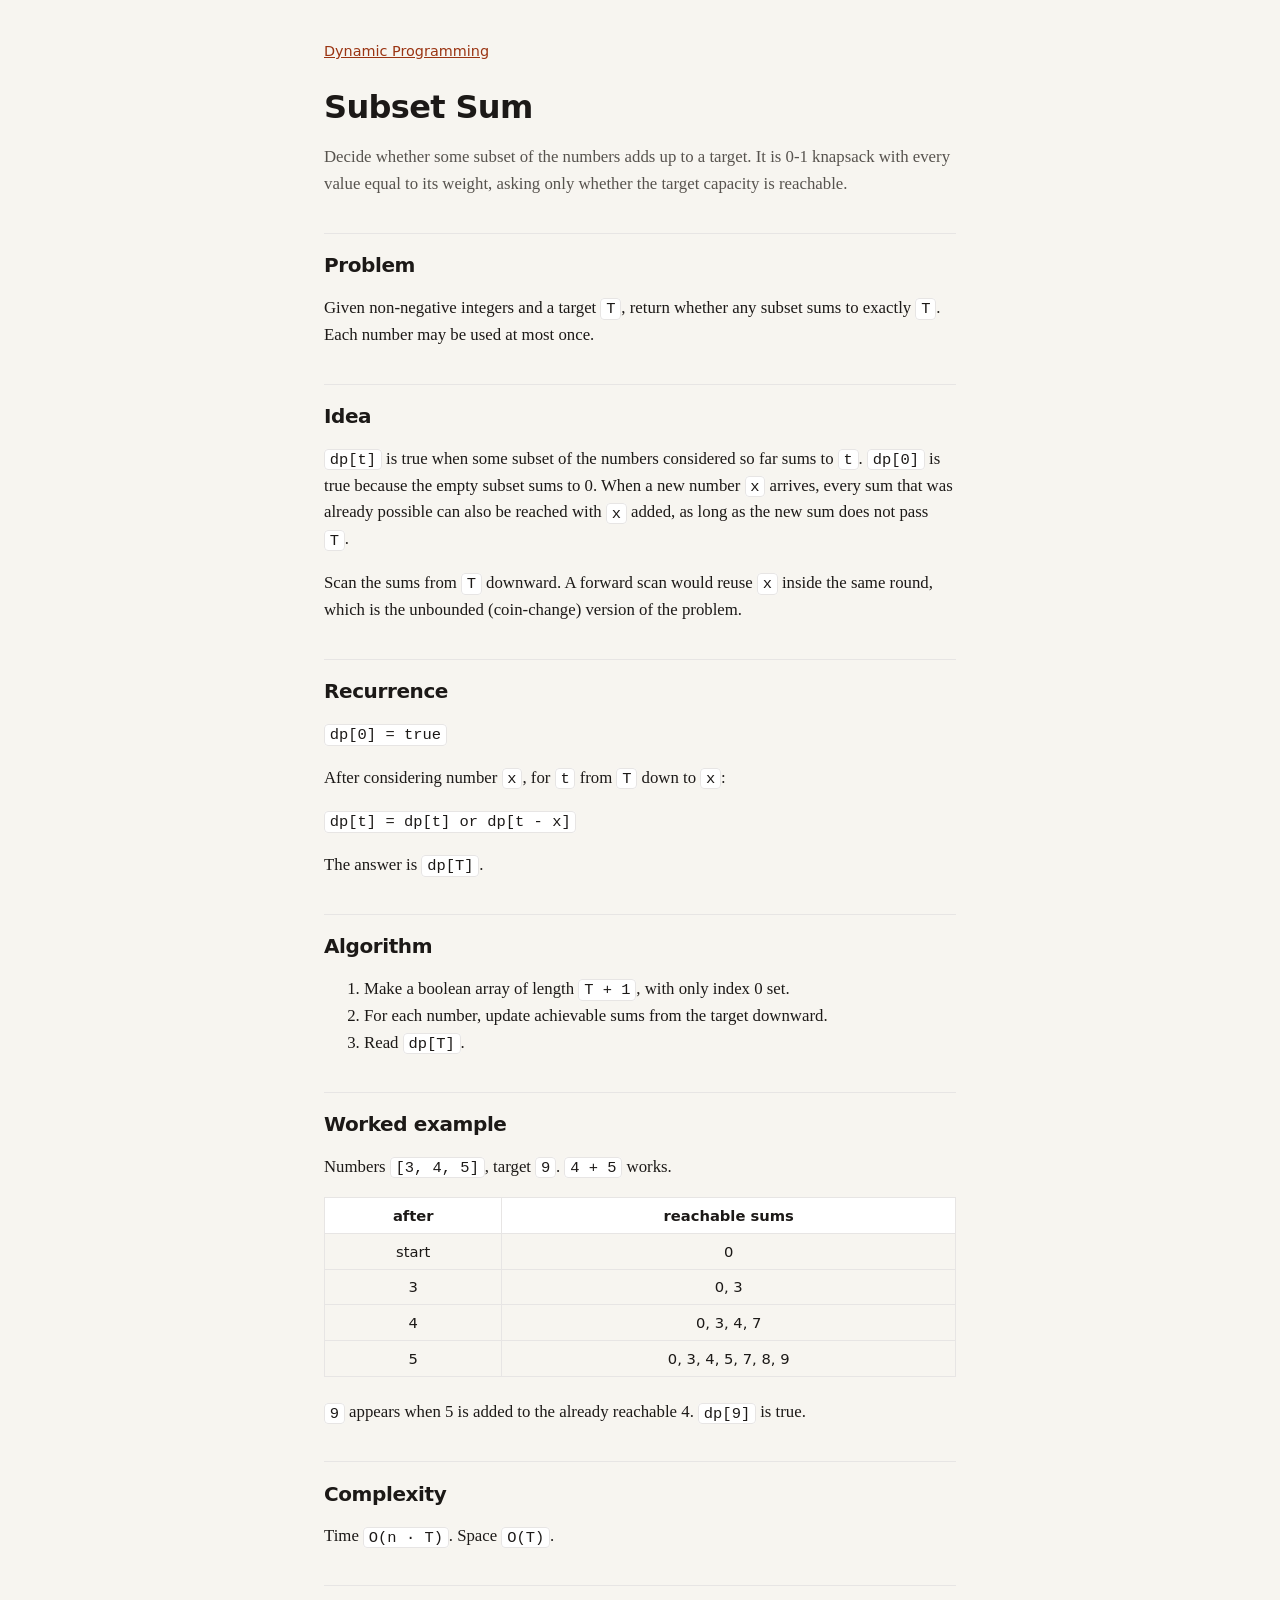
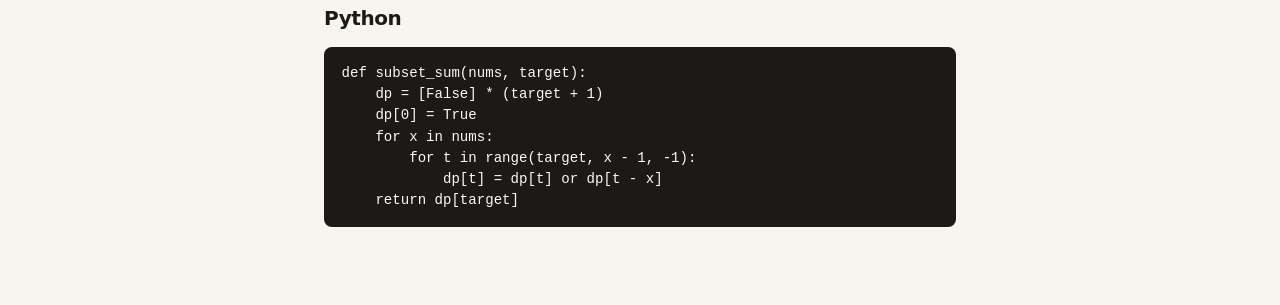
<file: dp/subset-sum.html>
<!DOCTYPE html>
<html lang="en">
<head>
  <meta charset="utf-8">
  <meta name="viewport" content="width=device-width, initial-scale=1">
  <title>Subset Sum</title>
  <link rel="stylesheet" href="../styles.css">
</head>
<body>
  <main>
    <nav class="crumbs"><a href="../index.html">Dynamic Programming</a></nav>
    <h1>Subset Sum</h1>
    <p class="lede">Decide whether some subset of the numbers adds up to a target. It is 0-1 knapsack with every value equal to its weight, asking only whether the target capacity is reachable.</p>

    <h2>Problem</h2>
    <p>Given non-negative integers and a target <code>T</code>, return whether any subset sums to exactly <code>T</code>. Each number may be used at most once.</p>

    <h2>Idea</h2>
    <p><code>dp[t]</code> is true when some subset of the numbers considered so far sums to <code>t</code>. <code>dp[0]</code> is true because the empty subset sums to 0. When a new number <code>x</code> arrives, every sum that was already possible can also be reached with <code>x</code> added, as long as the new sum does not pass <code>T</code>.</p>
    <p>Scan the sums from <code>T</code> downward. A forward scan would reuse <code>x</code> inside the same round, which is the unbounded (coin-change) version of the problem.</p>

    <h2>Recurrence</h2>
    <p><code>dp[0] = true</code></p>
    <p>After considering number <code>x</code>, for <code>t</code> from <code>T</code> down to <code>x</code>:</p>
    <p><code>dp[t] = dp[t] or dp[t - x]</code></p>
    <p>The answer is <code>dp[T]</code>.</p>

    <h2>Algorithm</h2>
    <ol>
      <li>Make a boolean array of length <code>T + 1</code>, with only index 0 set.</li>
      <li>For each number, update achievable sums from the target downward.</li>
      <li>Read <code>dp[T]</code>.</li>
    </ol>

    <h2>Worked example</h2>
    <p>Numbers <code>[3, 4, 5]</code>, target <code>9</code>. <code>4 + 5</code> works.</p>
    <table>
      <thead>
        <tr><th>after</th><th>reachable sums</th></tr>
      </thead>
      <tbody>
        <tr><td>start</td><td>0</td></tr>
        <tr><td>3</td><td>0, 3</td></tr>
        <tr><td>4</td><td>0, 3, 4, 7</td></tr>
        <tr><td>5</td><td>0, 3, 4, 5, 7, 8, 9</td></tr>
      </tbody>
    </table>
    <p><code>9</code> appears when 5 is added to the already reachable 4. <code>dp[9]</code> is true.</p>

    <h2>Complexity</h2>
    <p>Time <code>O(n · T)</code>. Space <code>O(T)</code>.</p>

    <h2>Python</h2>
    <pre><code>def subset_sum(nums, target):
    dp = [False] * (target + 1)
    dp[0] = True
    for x in nums:
        for t in range(target, x - 1, -1):
            dp[t] = dp[t] or dp[t - x]
    return dp[target]</code></pre>
  </main>
</body>
</html>
</file>
<file: styles.css>
:root {
  color-scheme: light dark;
  --bg: #f7f5f0;
  --fg: #1c1917;
  --muted: #57534e;
  --line: #e7e5e4;
  --card: #fff;
  --accent: #9a3412;
  --code-bg: #1c1917;
  --code-fg: #fafaf9;
}

@media (prefers-color-scheme: dark) {
  :root {
    --bg: #1c1917;
    --fg: #fafaf9;
    --muted: #a8a29e;
    --line: #44403c;
    --card: #292524;
    --accent: #fdba74;
    --code-bg: #0c0a09;
    --code-fg: #fafaf9;
  }
}

* {
  box-sizing: border-box;
}

body {
  margin: 0;
  font-family: Georgia, "Iowan Old Style", "Palatino Linotype", Palatino, serif;
  background: var(--bg);
  color: var(--fg);
  line-height: 1.6;
}

main {
  max-width: 42rem;
  margin: 0 auto;
  padding: 2.5rem 1.25rem 4rem;
}

h1, h2, h3 {
  font-family: "Segoe UI", system-ui, sans-serif;
  line-height: 1.25;
  letter-spacing: -0.02em;
}

h1 {
  margin-bottom: 0.4rem;
  font-size: 2rem;
}

h2 {
  margin-top: 2.2rem;
  font-size: 1.25rem;
  border-top: 1px solid var(--line);
  padding-top: 1.2rem;
}

p, li {
  font-size: 1.05rem;
}

.lede, .meta {
  color: var(--muted);
}

a {
  color: var(--accent);
}

nav.crumbs {
  font-family: "Segoe UI", system-ui, sans-serif;
  font-size: 0.9rem;
  margin-bottom: 1.5rem;
}

ol.problems {
  padding-left: 1.2rem;
}

ol.problems li {
  margin: 0.55rem 0;
}

code, pre {
  font-family: Consolas, "Cascadia Mono", ui-monospace, monospace;
}

p code, li code {
  font-size: 0.92em;
  background: var(--card);
  border: 1px solid var(--line);
  border-radius: 0.25rem;
  padding: 0.05rem 0.3rem;
}

pre {
  background: var(--code-bg);
  color: var(--code-fg);
  padding: 1rem 1.1rem;
  border-radius: 0.5rem;
  overflow-x: auto;
  font-size: 0.88rem;
  line-height: 1.5;
}

pre code {
  background: none;
  border: 0;
  padding: 0;
  color: inherit;
}

table {
  width: 100%;
  border-collapse: collapse;
  font-family: "Segoe UI", system-ui, sans-serif;
  font-size: 0.92rem;
  margin: 1rem 0 1.4rem;
}

th, td {
  border: 1px solid var(--line);
  padding: 0.35rem 0.5rem;
  text-align: center;
}

th {
  background: var(--card);
}
</file>
